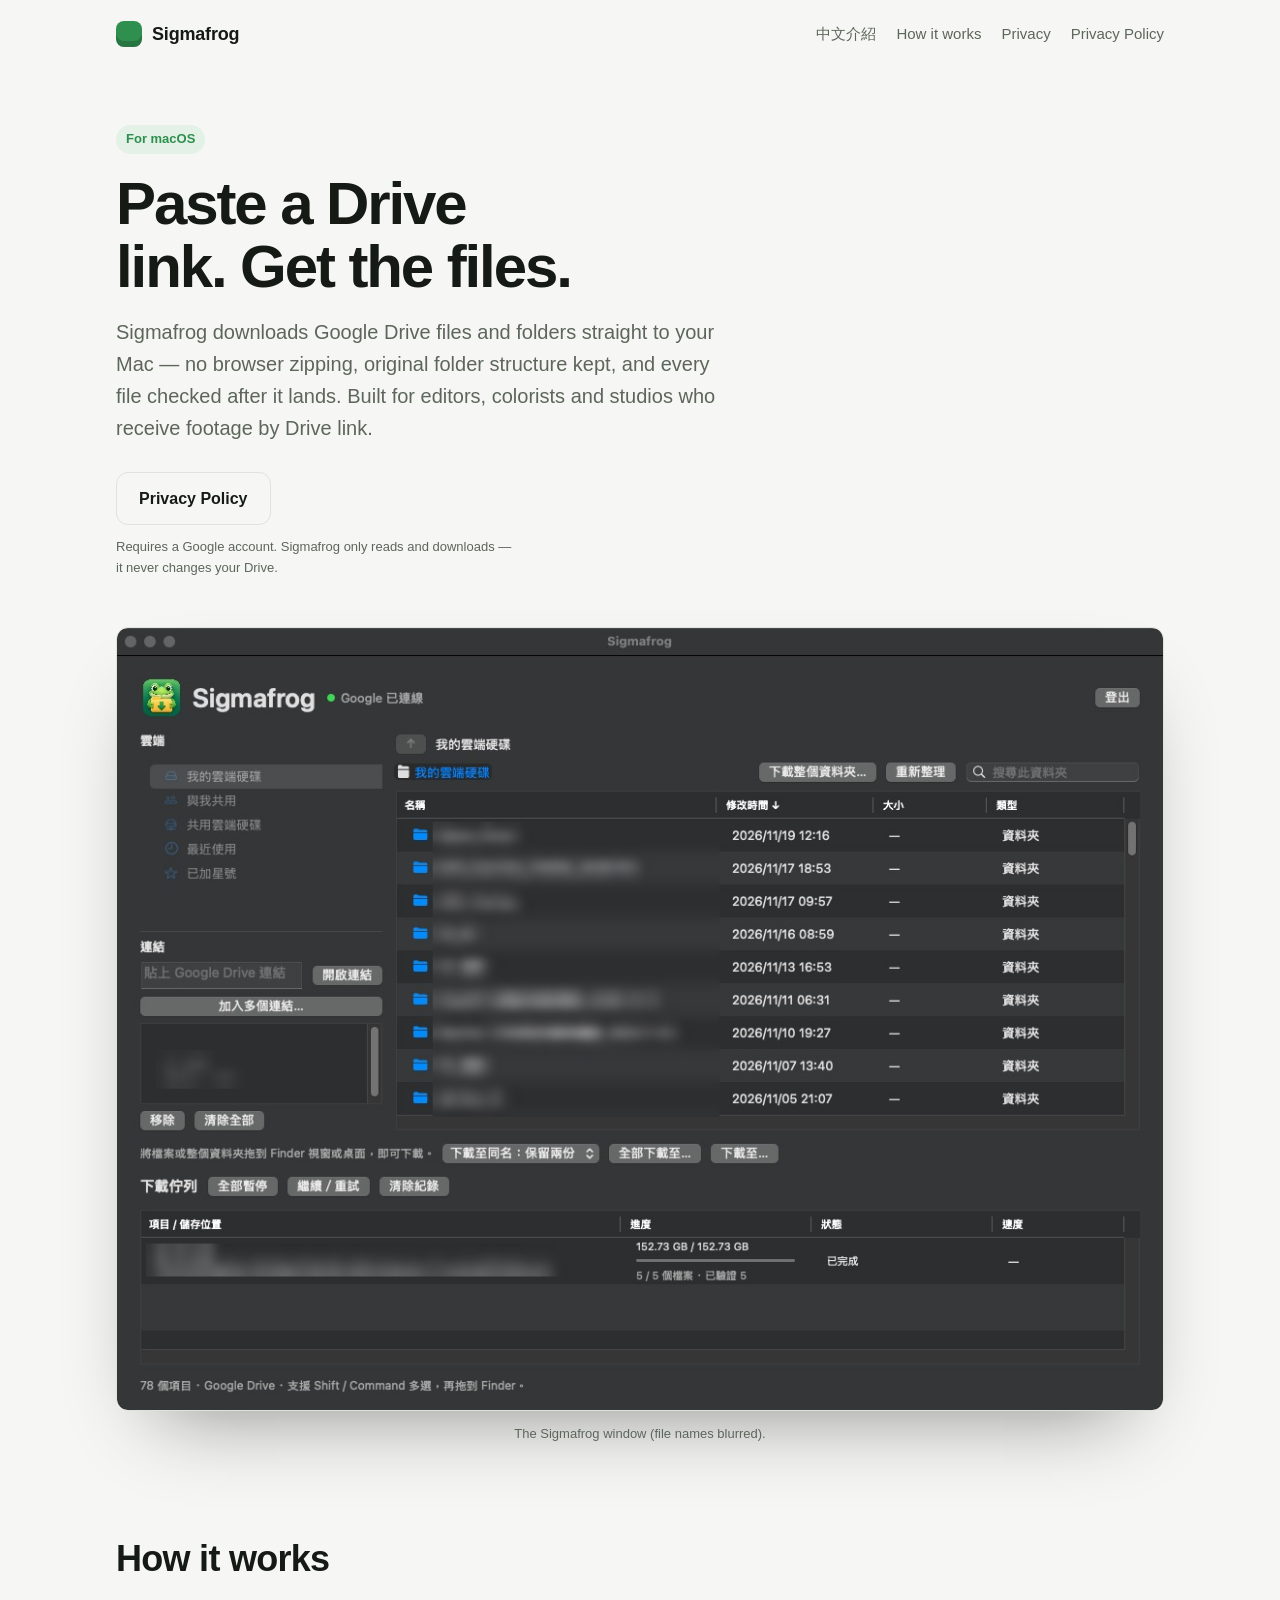
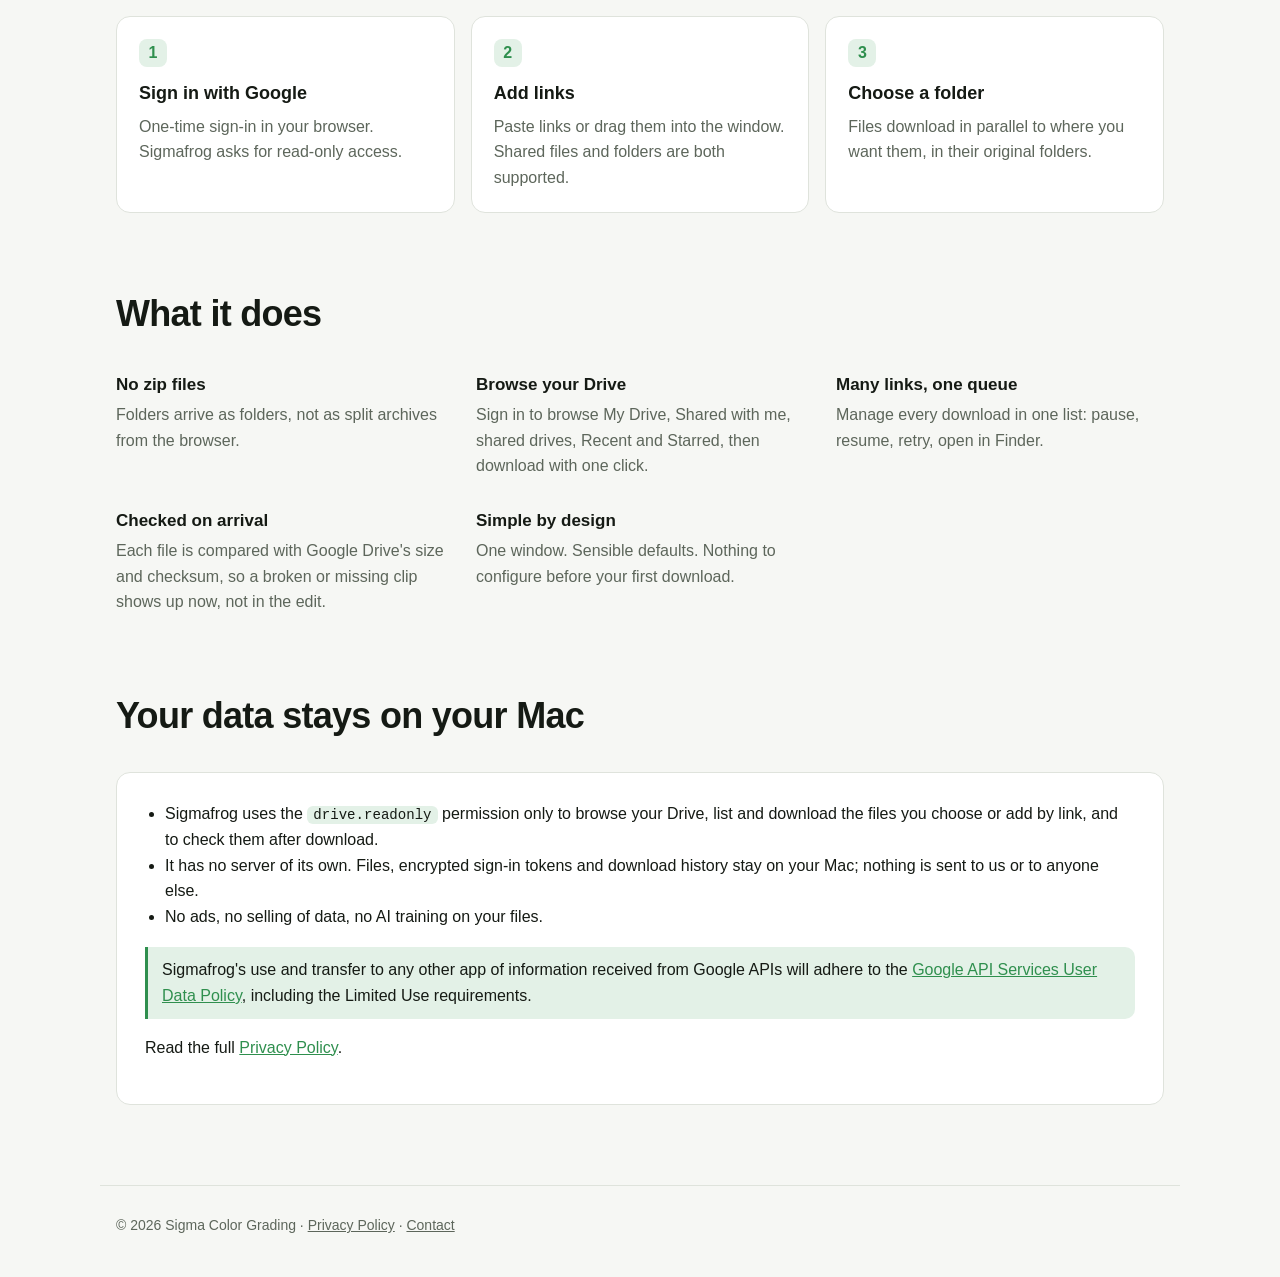
<file: index.html>
<!doctype html>
<html lang="en">
<head>
<meta charset="utf-8">
<meta name="viewport" content="width=device-width, initial-scale=1">
<title>Sigmafrog</title>
<meta name="description" content="Sigmafrog downloads Google Drive links to your Mac — no zipping, original folders kept, every file checked.">
<link rel="stylesheet" href="style.css">
</head>
<body>
<header class="bar">
  <a class="brand" href="index.html"><span class="mark" aria-hidden="true"></span>Sigmafrog</a>
  <nav><a href="intro.html">中文介紹</a><a href="#how">How it works</a><a href="#privacy">Privacy</a><a href="privacy.html">Privacy Policy</a></nav>
</header>

<section class="hero">
  <span class="eyebrow">For macOS</span>
  <h1>Paste a Drive link. Get the files.</h1>
  <p>Sigmafrog downloads Google Drive files and folders straight to your Mac — no browser zipping, original folder structure kept, and every file checked after it lands. Built for editors, colorists and studios who receive footage by Drive link.</p>
  <div class="cta">
    
    <a class="btn ghost" href="privacy.html">Privacy Policy</a>
  </div>
  <p class="note">Requires a Google account. Sigmafrog only reads and downloads — it never changes your Drive.</p>
</section>

<div class="window">
  <img src="img/window.png" width="1080" height="808" alt="Sigmafrog main window: cloud sources and links on the left, file list on the right, download queue below" style="display:block;width:100%;height:auto;border-radius:12px;border:1px solid var(--line);box-shadow:0 40px 80px -40px rgba(0,0,0,.45)">
  <p class="note" style="text-align:center;font-size:13px;color:var(--muted)">The Sigmafrog window (file names blurred).</p>
</div>

<section class="section" id="how">
  <h2>How it works</h2>
  <div class="steps">
    <div class="step"><h3>Sign in with Google</h3><p>One-time sign-in in your browser. Sigmafrog asks for read-only access.</p></div>
    <div class="step"><h3>Add links</h3><p>Paste links or drag them into the window. Shared files and folders are both supported.</p></div>
    <div class="step"><h3>Choose a folder</h3><p>Files download in parallel to where you want them, in their original folders.</p></div>
  </div>
</section>

<section class="section">
  <h2>What it does</h2>
  <div class="feats">
    <div><h3>No zip files</h3><p>Folders arrive as folders, not as split archives from the browser.</p></div>
    <div><h3>Browse your Drive</h3><p>Sign in to browse My Drive, Shared with me, shared drives, Recent and Starred, then download with one click.</p></div>
    <div><h3>Many links, one queue</h3><p>Manage every download in one list: pause, resume, retry, open in Finder.</p></div>
    <div><h3>Checked on arrival</h3><p>Each file is compared with Google Drive's size and checksum, so a broken or missing clip shows up now, not in the edit.</p></div>
    <div><h3>Simple by design</h3><p>One window. Sensible defaults. Nothing to configure before your first download.</p></div>
  </div>
</section>

<section class="section" id="privacy">
  <h2>Your data stays on your Mac</h2>
  <div class="privacy">
    <ul>
      <li>Sigmafrog uses the <code>drive.readonly</code> permission only to browse your Drive, list and download the files you choose or add by link, and to check them after download.</li>
      <li>It has no server of its own. Files, encrypted sign-in tokens and download history stay on your Mac; nothing is sent to us or to anyone else.</li>
      <li>No ads, no selling of data, no AI training on your files.</li>
    </ul>
    <p class="callout">Sigmafrog's use and transfer to any other app of information received from Google APIs will adhere to the <a href="https://developers.google.com/terms/api-services-user-data-policy">Google API Services User Data Policy</a>, including the Limited Use requirements.</p>
    <p>Read the full <a href="privacy.html">Privacy Policy</a>.</p>
  </div>
</section>

<footer class="foot">© 2026 Sigma Color Grading · <a href="privacy.html">Privacy Policy</a> · <a href="mailto:a241980241980@gmail.com">Contact</a></footer>
</body>
</html>
</file>
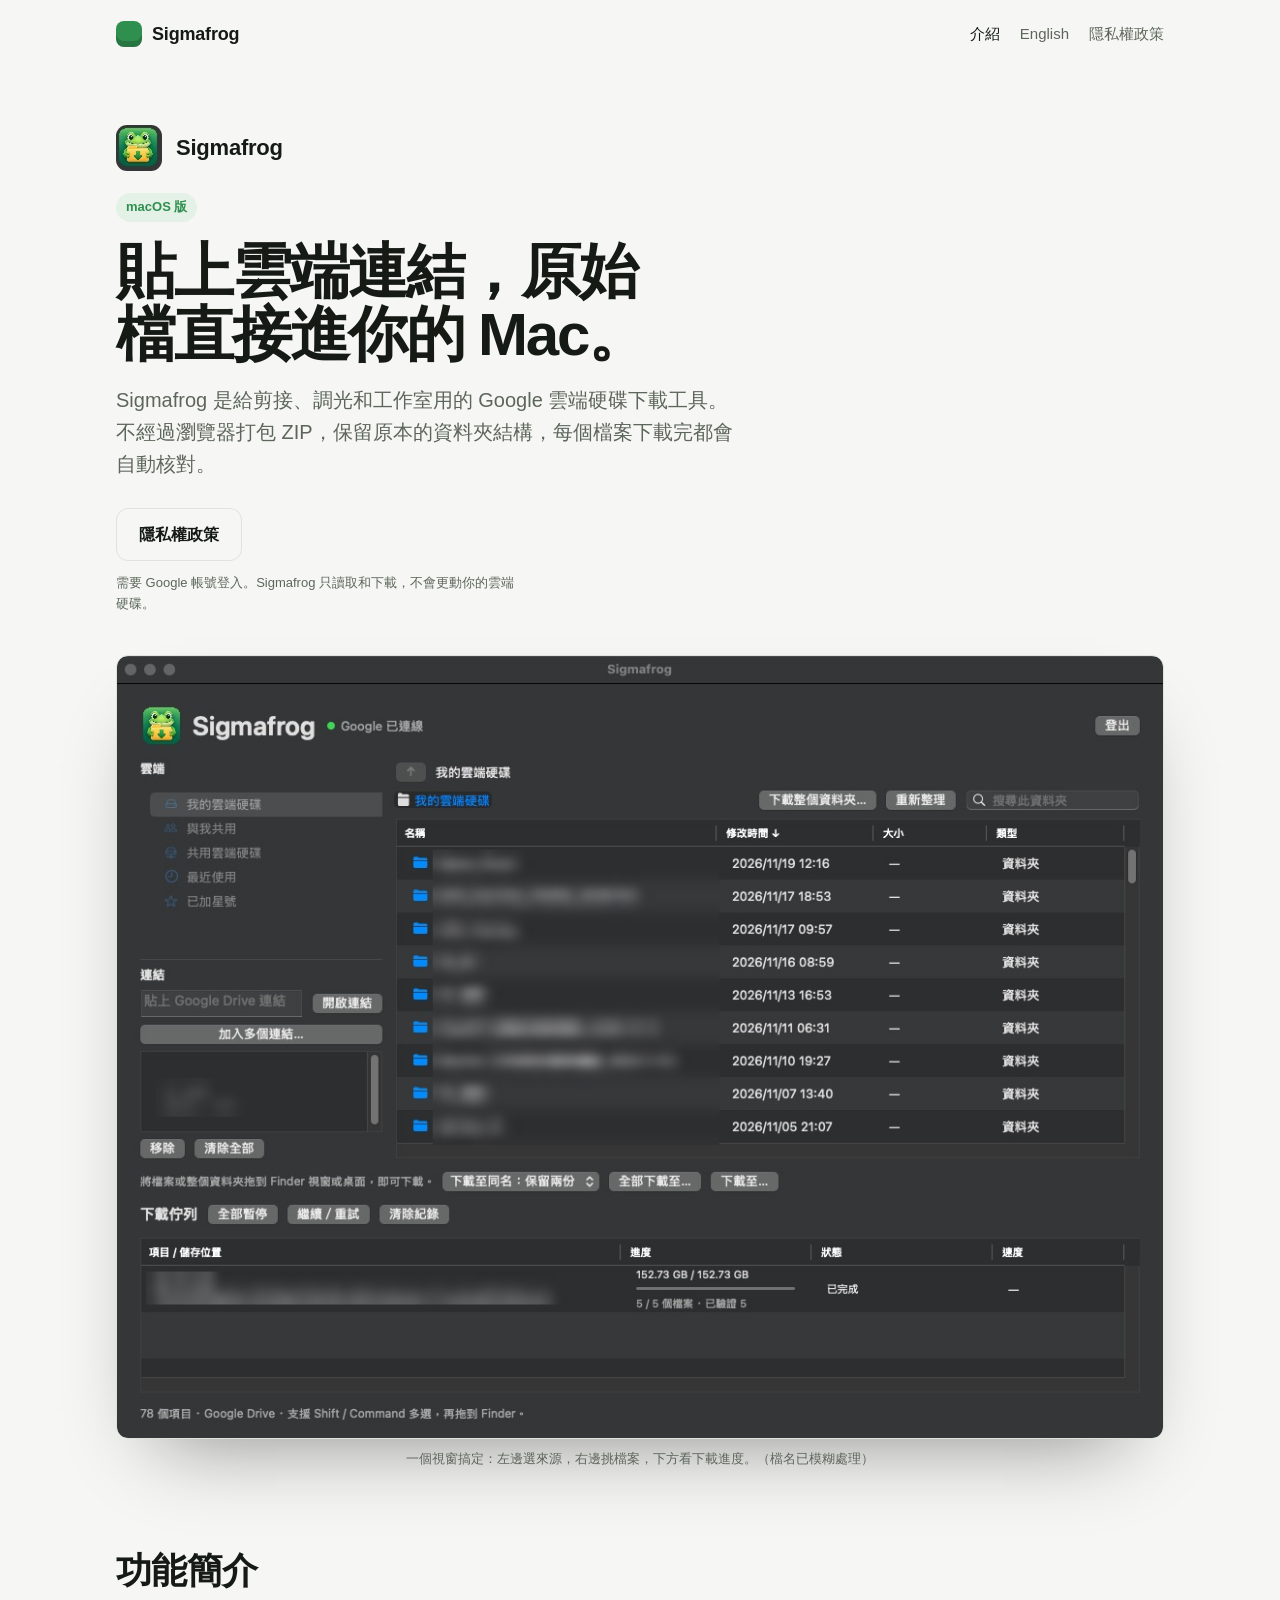
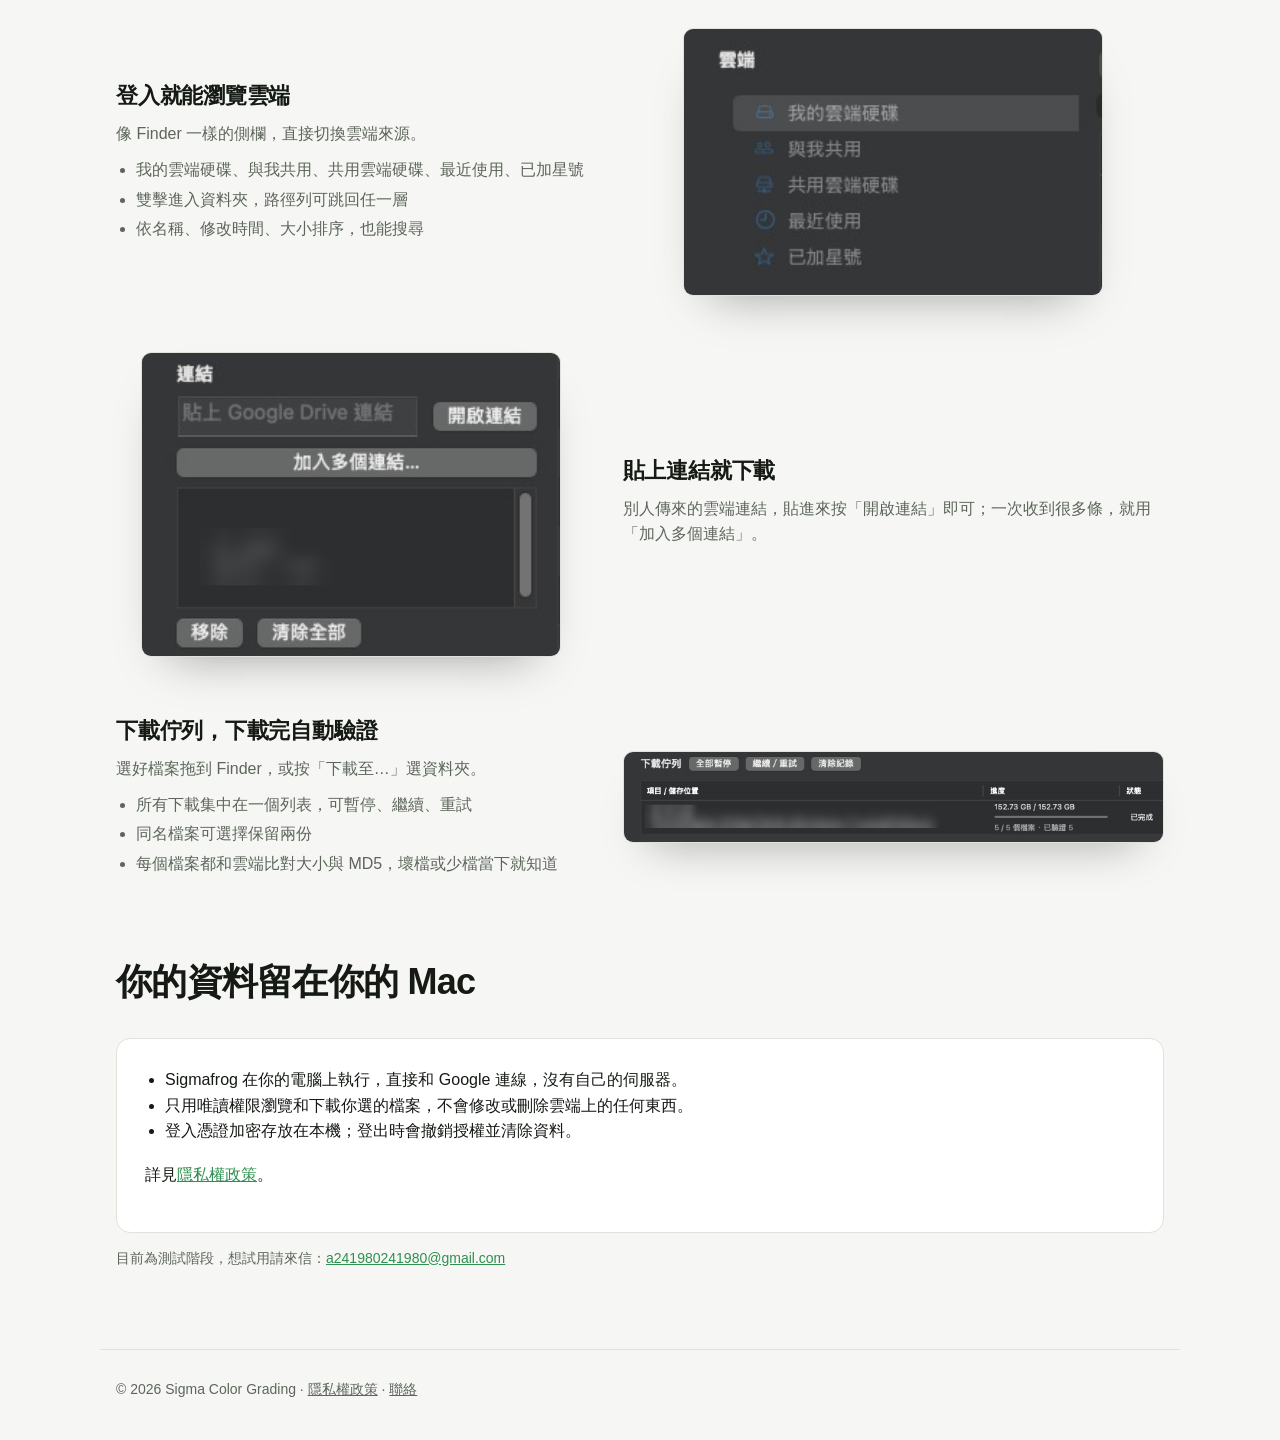
<file: intro.html>
<!doctype html>
<html lang="zh-Hant">
<head>
<meta charset="utf-8">
<meta name="viewport" content="width=device-width, initial-scale=1">
<title>Sigmafrog｜Google 雲端硬碟原始檔下載工具</title>
<meta name="description" content="Sigmafrog 是 macOS 上的 Google 雲端硬碟下載工具：登入就能瀏覽雲端，貼上連結就能下載，保留資料夾結構，下載後自動驗證。">
<link rel="stylesheet" href="style.css">
<style>
  .hero.zh h1{max-width:16ch}
  .app-id{display:flex;align-items:center;gap:14px;margin-bottom:22px}
  .app-id img{width:46px;height:46px;border-radius:11px}
  .app-id span{font-weight:700;font-size:22px;letter-spacing:-0.01em}
  .shot{max-width:var(--max);margin:0 auto;padding:0 16px}
  .shot img{display:block;width:100%;height:auto;border-radius:12px;border:1px solid var(--line);box-shadow:0 40px 80px -40px rgba(0,0,0,.45)}
  .shot figcaption,.tour figcaption{font-size:13px;color:var(--muted);margin-top:10px;text-align:center}
  .tour{display:grid;gap:56px}
  .tour figure{margin:0;display:grid;grid-template-columns:minmax(0,1fr) minmax(0,1.15fr);gap:36px;align-items:center}
  .tour figure:nth-child(even) .txt{order:2}
  .tour .pic img{display:block;width:min(100%,var(--w,420px));margin-inline:auto;height:auto;border-radius:10px;border:1px solid var(--line);box-shadow:0 24px 48px -28px rgba(0,0,0,.4)}
  .tour h3{font-size:22px;letter-spacing:-0.01em;margin:0 0 8px}
  .tour p{margin:0 0 10px;color:var(--muted)}
  .tour ul{margin:0;padding-left:20px;color:var(--muted)}
  .tour li{margin:4px 0}
  .status{font-size:14px;color:var(--muted)}
  @media (max-width:760px){
    .tour figure{grid-template-columns:1fr;gap:16px}
    .tour figure:nth-child(even) .txt{order:0}
  }
</style>
</head>
<body>
<header class="bar">
  <a class="brand" href="index.html"><span class="mark" aria-hidden="true"></span>Sigmafrog</a>
  <nav><a href="intro.html" aria-current="page">介紹</a><a href="index.html">English</a><a href="privacy.html">隱私權政策</a></nav>
</header>

<section class="hero zh">
  <div class="app-id"><img src="img/icon.png" alt=""><span>Sigmafrog</span></div>
  <span class="eyebrow">macOS 版</span>
  <h1>貼上雲端連結，原始檔直接進你的 Mac。</h1>
  <p>Sigmafrog 是給剪接、調光和工作室用的 Google 雲端硬碟下載工具。不經過瀏覽器打包 ZIP，保留原本的資料夾結構，每個檔案下載完都會自動核對。</p>
  <div class="cta"><a class="btn ghost" href="privacy.html">隱私權政策</a></div>
  <p class="note">需要 Google 帳號登入。Sigmafrog 只讀取和下載，不會更動你的雲端硬碟。</p>
</section>

<figure class="shot">
  <img src="img/window.png" width="1080" height="808" alt="Sigmafrog 主視窗：左側是雲端來源和連結，右側是檔案列表，下方是下載佇列">
  <figcaption>一個視窗搞定：左邊選來源，右邊挑檔案，下方看下載進度。（檔名已模糊處理）</figcaption>
</figure>

<section class="section">
  <h2>功能簡介</h2>
  <div class="tour">
    <figure>
      <div class="txt">
        <h3>登入就能瀏覽雲端</h3>
        <p>像 Finder 一樣的側欄，直接切換雲端來源。</p>
        <ul>
          <li>我的雲端硬碟、與我共用、共用雲端硬碟、最近使用、已加星號</li>
          <li>雙擊進入資料夾，路徑列可跳回任一層</li>
          <li>依名稱、修改時間、大小排序，也能搜尋</li>
        </ul>
      </div>
      <div class="pic"><img src="img/cloud.png" width="290" height="185" alt="雲端來源側欄"></div>
    </figure>
    <figure>
      <div class="txt">
        <h3>貼上連結就下載</h3>
        <p>別人傳來的雲端連結，貼進來按「開啟連結」即可；一次收到很多條，就用「加入多個連結」。</p>
      </div>
      <div class="pic"><img src="img/link.png" width="290" height="210" alt="連結輸入區"></div>
    </figure>
    <figure>
      <div class="txt">
        <h3>下載佇列，下載完自動驗證</h3>
        <p>選好檔案拖到 Finder，或按「下載至…」選資料夾。</p>
        <ul>
          <li>所有下載集中在一個列表，可暫停、繼續、重試</li>
          <li>同名檔案可選擇保留兩份</li>
          <li>每個檔案都和雲端比對大小與 MD5，壞檔或少檔當下就知道</li>
        </ul>
      </div>
      <div class="pic"><img src="img/queue.png" width="780" height="130" style="--w:780px" alt="下載佇列與驗證結果"></div>
    </figure>
  </div>
</section>

<section class="section">
  <h2>你的資料留在你的 Mac</h2>
  <div class="privacy">
    <ul>
      <li>Sigmafrog 在你的電腦上執行，直接和 Google 連線，沒有自己的伺服器。</li>
      <li>只用唯讀權限瀏覽和下載你選的檔案，不會修改或刪除雲端上的任何東西。</li>
      <li>登入憑證加密存放在本機；登出時會撤銷授權並清除資料。</li>
    </ul>
    <p>詳見<a href="privacy.html">隱私權政策</a>。</p>
  </div>
  <p class="status">目前為測試階段，想試用請來信：<a href="mailto:a241980241980@gmail.com">a241980241980@gmail.com</a></p>
</section>

<footer class="foot">© 2026 Sigma Color Grading · <a href="privacy.html">隱私權政策</a> · <a href="mailto:a241980241980@gmail.com">聯絡</a></footer>
</body>
</html>
</file>
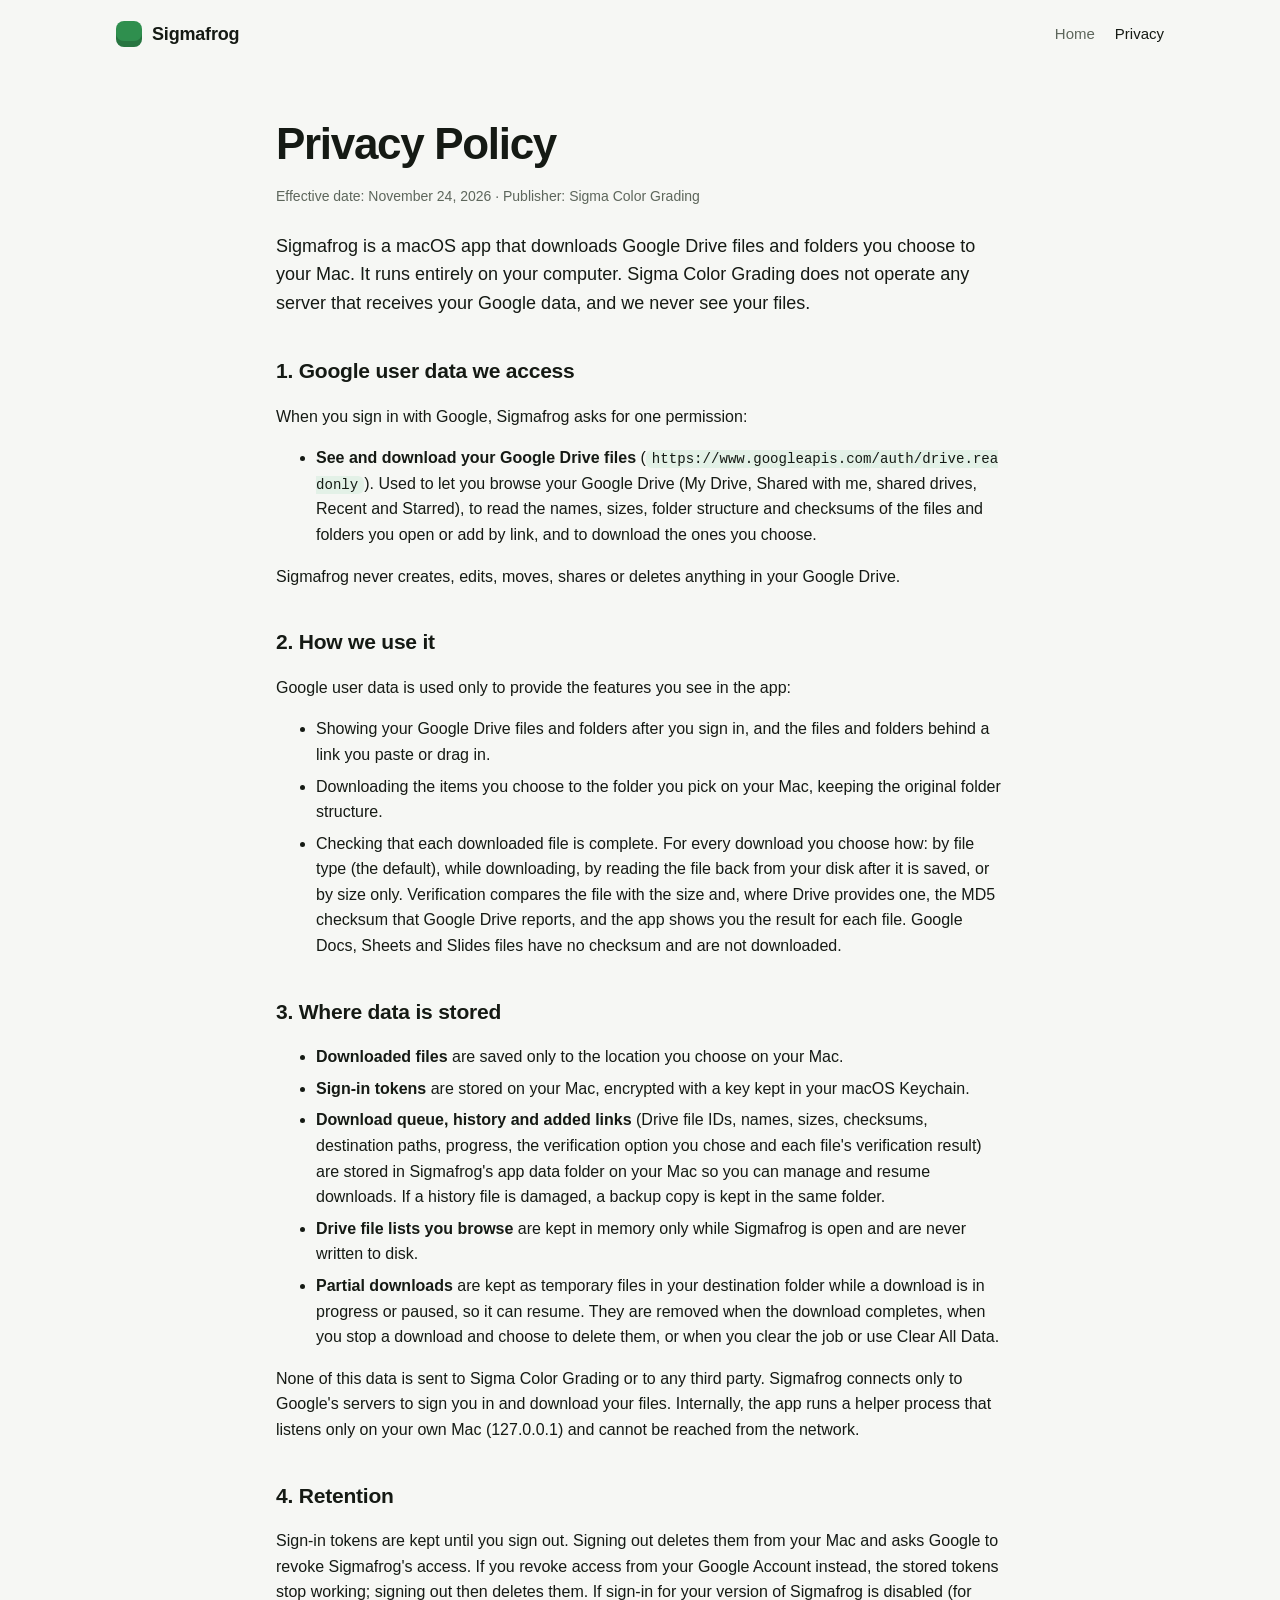
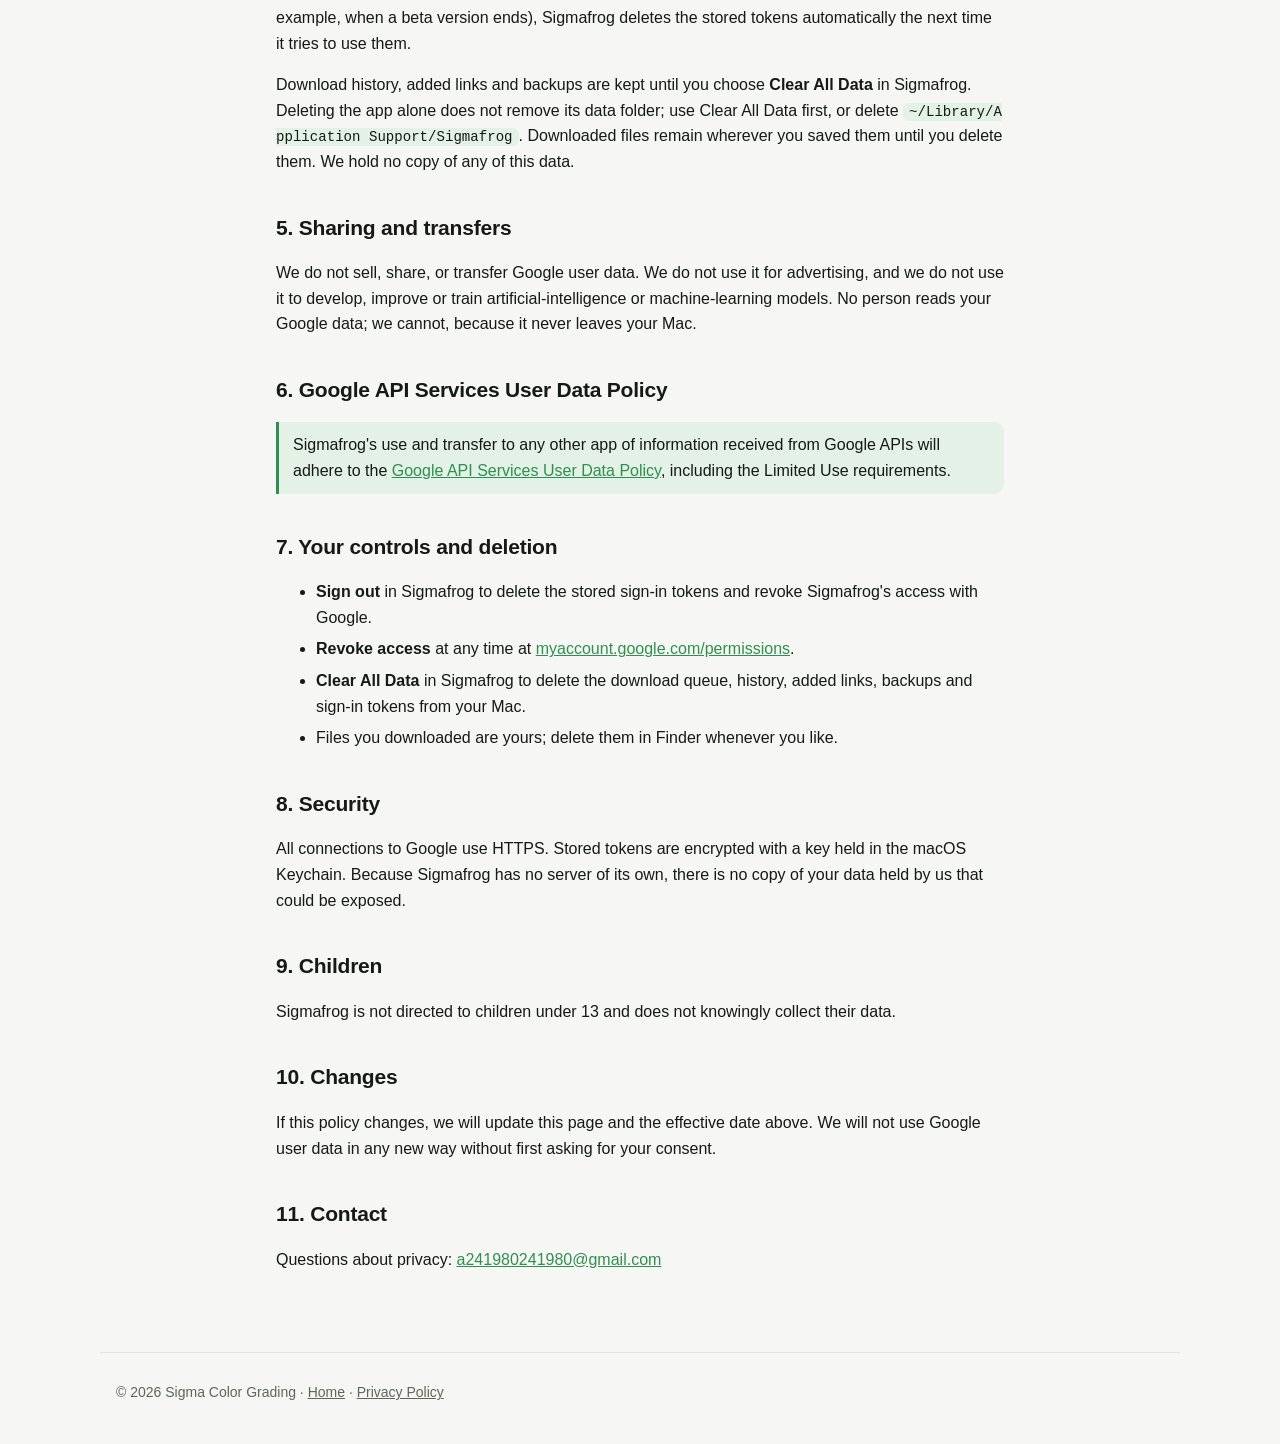
<file: privacy.html>
<!doctype html>
<html lang="en">
<head>
<meta charset="utf-8">
<meta name="viewport" content="width=device-width, initial-scale=1">
<title>Sigmafrog Privacy Policy</title>
<link rel="stylesheet" href="style.css">
</head>
<body class="doc">
<header class="bar">
  <a class="brand" href="index.html"><span class="mark" aria-hidden="true"></span>Sigmafrog</a>
  <nav><a href="index.html">Home</a><a href="privacy.html" aria-current="page">Privacy</a></nav>
</header>

<main class="prose">
<h1>Privacy Policy</h1>
<p class="meta">Effective date: November 24, 2026 · Publisher: Sigma Color Grading</p>

<p class="lead">Sigmafrog is a macOS app that downloads Google Drive files and folders you choose to your Mac. It runs entirely on your computer. Sigma Color Grading does not operate any server that receives your Google data, and we never see your files.</p>

<h2>1. Google user data we access</h2>
<p>When you sign in with Google, Sigmafrog asks for one permission:</p>
<ul>
  <li><strong>See and download your Google Drive files</strong> (<code>https://www.googleapis.com/auth/drive.readonly</code>). Used to let you browse your Google Drive (My Drive, Shared with me, shared drives, Recent and Starred), to read the names, sizes, folder structure and checksums of the files and folders you open or add by link, and to download the ones you choose.</li>
</ul>
<p>Sigmafrog never creates, edits, moves, shares or deletes anything in your Google Drive.</p>

<h2>2. How we use it</h2>
<p>Google user data is used only to provide the features you see in the app:</p>
<ul>
  <li>Showing your Google Drive files and folders after you sign in, and the files and folders behind a link you paste or drag in.</li>
  <li>Downloading the items you choose to the folder you pick on your Mac, keeping the original folder structure.</li>
  <li>Checking that each downloaded file is complete. For every download you choose how: by file type (the default), while downloading, by reading the file back from your disk after it is saved, or by size only. Verification compares the file with the size and, where Drive provides one, the MD5 checksum that Google Drive reports, and the app shows you the result for each file. Google Docs, Sheets and Slides files have no checksum and are not downloaded.</li>
</ul>

<h2>3. Where data is stored</h2>
<ul>
  <li><strong>Downloaded files</strong> are saved only to the location you choose on your Mac.</li>
  <li><strong>Sign-in tokens</strong> are stored on your Mac, encrypted with a key kept in your macOS Keychain.</li>
  <li><strong>Download queue, history and added links</strong> (Drive file IDs, names, sizes, checksums, destination paths, progress, the verification option you chose and each file's verification result) are stored in Sigmafrog's app data folder on your Mac so you can manage and resume downloads. If a history file is damaged, a backup copy is kept in the same folder.</li>
  <li><strong>Drive file lists you browse</strong> are kept in memory only while Sigmafrog is open and are never written to disk.</li>
  <li><strong>Partial downloads</strong> are kept as temporary files in your destination folder while a download is in progress or paused, so it can resume. They are removed when the download completes, when you stop a download and choose to delete them, or when you clear the job or use Clear All Data.</li>
</ul>
<p>None of this data is sent to Sigma Color Grading or to any third party. Sigmafrog connects only to Google's servers to sign you in and download your files. Internally, the app runs a helper process that listens only on your own Mac (127.0.0.1) and cannot be reached from the network.</p>

<h2>4. Retention</h2>
<p>Sign-in tokens are kept until you sign out. Signing out deletes them from your Mac and asks Google to revoke Sigmafrog's access. If you revoke access from your Google Account instead, the stored tokens stop working; signing out then deletes them. If sign-in for your version of Sigmafrog is disabled (for example, when a beta version ends), Sigmafrog deletes the stored tokens automatically the next time it tries to use them.</p>
<p>Download history, added links and backups are kept until you choose <strong>Clear All Data</strong> in Sigmafrog. Deleting the app alone does not remove its data folder; use Clear All Data first, or delete <code>~/Library/Application Support/Sigmafrog</code>. Downloaded files remain wherever you saved them until you delete them. We hold no copy of any of this data.</p>

<h2>5. Sharing and transfers</h2>
<p>We do not sell, share, or transfer Google user data. We do not use it for advertising, and we do not use it to develop, improve or train artificial-intelligence or machine-learning models. No person reads your Google data; we cannot, because it never leaves your Mac.</p>

<h2 id="limited-use">6. Google API Services User Data Policy</h2>
<p class="callout">Sigmafrog's use and transfer to any other app of information received from Google APIs will adhere to the <a href="https://developers.google.com/terms/api-services-user-data-policy">Google API Services User Data Policy</a>, including the Limited Use requirements.</p>

<h2>7. Your controls and deletion</h2>
<ul>
  <li><strong>Sign out</strong> in Sigmafrog to delete the stored sign-in tokens and revoke Sigmafrog's access with Google.</li>
  <li><strong>Revoke access</strong> at any time at <a href="https://myaccount.google.com/permissions">myaccount.google.com/permissions</a>.</li>
  <li><strong>Clear All Data</strong> in Sigmafrog to delete the download queue, history, added links, backups and sign-in tokens from your Mac.</li>
  <li>Files you downloaded are yours; delete them in Finder whenever you like.</li>
</ul>

<h2>8. Security</h2>
<p>All connections to Google use HTTPS. Stored tokens are encrypted with a key held in the macOS Keychain. Because Sigmafrog has no server of its own, there is no copy of your data held by us that could be exposed.</p>

<h2>9. Children</h2>
<p>Sigmafrog is not directed to children under 13 and does not knowingly collect their data.</p>

<h2>10. Changes</h2>
<p>If this policy changes, we will update this page and the effective date above. We will not use Google user data in any new way without first asking for your consent.</p>

<h2>11. Contact</h2>
<p>Questions about privacy: <a href="mailto:a241980241980@gmail.com">a241980241980@gmail.com</a></p>
</main>

<footer class="foot">© 2026 Sigma Color Grading · <a href="index.html">Home</a> · <a href="privacy.html">Privacy Policy</a></footer>
</body>
</html>
</file>
<file: style.css>
:root{
  --bg:#f6f7f4; --surface:#ffffff; --ink:#151a14; --muted:#5d665b; --line:#dfe3dc;
  --accent:#2f8f4e; --accent-ink:#ffffff; --accent-soft:#e3f1e7;
  --radius:14px; --max:1080px;
  --sans:-apple-system,BlinkMacSystemFont,"SF Pro Text","Helvetica Neue","PingFang TC",sans-serif;
  --mono:"SF Mono",ui-monospace,Menlo,monospace;
}
@media (prefers-color-scheme: dark){
  :root{ --bg:#0f120f; --surface:#171b17; --ink:#e9ede7; --muted:#9aa597; --line:#2a312a;
         --accent:#5cc27f; --accent-ink:#0b120d; --accent-soft:#1b2a1f; }
}
*{box-sizing:border-box}
html{-webkit-text-size-adjust:100%}
body{margin:0;background:var(--bg);color:var(--ink);font:16px/1.6 var(--sans)}
a{color:var(--accent)}
code{font:0.88em var(--mono);background:var(--accent-soft);padding:1px 6px;border-radius:6px;word-break:break-all}

.bar{max-width:var(--max);margin:0 auto;padding:20px 16px;display:flex;align-items:center;justify-content:space-between;gap:16px}
.brand{display:flex;align-items:center;gap:10px;font-weight:700;font-size:18px;color:var(--ink);text-decoration:none;letter-spacing:-0.01em}
.mark{width:26px;height:26px;border-radius:8px;background:var(--accent);box-shadow:inset 0 -6px 0 rgba(0,0,0,.18)}
.bar nav{display:flex;gap:20px}
.bar nav a{color:var(--muted);text-decoration:none;font-size:15px}
.bar nav a[aria-current]{color:var(--ink)}

.hero{max-width:var(--max);margin:0 auto;padding:56px 16px 40px}
.eyebrow{display:inline-block;font-size:13px;font-weight:600;color:var(--accent);background:var(--accent-soft);padding:4px 10px;border-radius:999px;margin-bottom:18px}
.hero h1{font-size:clamp(34px,6vw,60px);line-height:1.05;letter-spacing:-0.035em;margin:0 0 18px;max-width:14ch}
.hero p{font-size:clamp(17px,2.2vw,20px);color:var(--muted);max-width:56ch;margin:0 0 28px}
.cta{display:flex;flex-wrap:wrap;gap:12px;align-items:center}
.btn{display:inline-block;padding:13px 22px;border-radius:12px;background:var(--accent);color:var(--accent-ink);font-weight:600;text-decoration:none}
.btn.ghost{background:transparent;color:var(--ink);border:1px solid var(--line)}
.hero .note{font-size:13px;color:var(--muted);margin:12px 0 0}

.window{max-width:var(--max);margin:8px auto 0;padding:0 16px}
.win{background:var(--surface);border:1px solid var(--line);border-radius:var(--radius);overflow:hidden;box-shadow:0 30px 60px -30px rgba(0,0,0,.25)}
.win-top{display:flex;gap:7px;padding:12px 14px;border-bottom:1px solid var(--line)}
.win-top i{width:11px;height:11px;border-radius:50%;background:var(--line)}
.drop{margin:18px;border:1.5px dashed var(--line);border-radius:12px;padding:18px;color:var(--muted);font-size:15px;text-align:center}
.rows{padding:0 18px 18px}
.row{display:grid;grid-template-columns:1fr auto;gap:12px;align-items:center;padding:12px 0;border-top:1px solid var(--line);font-size:14px}
.row b{font-weight:600}
.bar-p{height:6px;border-radius:6px;background:var(--line);margin-top:6px;overflow:hidden}
.bar-p span{display:block;height:100%;background:var(--accent)}
.ok{color:var(--accent);font-weight:600}

.section{max-width:var(--max);margin:0 auto;padding:72px 16px 0}
.section h2{font-size:clamp(26px,3.5vw,36px);letter-spacing:-0.02em;margin:0 0 28px}
.steps{display:grid;grid-template-columns:repeat(auto-fit,minmax(240px,1fr));gap:16px;counter-reset:s}
.step{background:var(--surface);border:1px solid var(--line);border-radius:var(--radius);padding:22px}
.step::before{counter-increment:s;content:counter(s);display:inline-grid;place-items:center;width:28px;height:28px;border-radius:8px;background:var(--accent-soft);color:var(--accent);font-weight:700;margin-bottom:12px}
.step h3{margin:0 0 6px;font-size:18px}
.step p{margin:0;color:var(--muted)}
.feats{display:grid;grid-template-columns:repeat(auto-fit,minmax(260px,1fr));gap:28px 32px}
.feats h3{margin:0 0 4px;font-size:17px}
.feats p{margin:0;color:var(--muted)}
.privacy{background:var(--surface);border:1px solid var(--line);border-radius:var(--radius);padding:28px}
.privacy ul{margin:0 0 18px;padding-left:20px}
.callout{border-left:3px solid var(--accent);padding:10px 14px;background:var(--accent-soft);border-radius:0 10px 10px 0}

.foot{max-width:var(--max);margin:80px auto 0;padding:28px 16px 40px;border-top:1px solid var(--line);color:var(--muted);font-size:14px}
.foot a{color:var(--muted)}

.doc .prose{max-width:760px;margin:0 auto;padding:24px 16px 0}
.prose h1{font-size:clamp(30px,5vw,44px);letter-spacing:-0.03em;margin:16px 0 6px}
.prose .meta{color:var(--muted);font-size:14px;margin:0 0 24px}
.prose .lead{font-size:18px}
.prose h2{font-size:21px;margin:36px 0 10px;letter-spacing:-0.01em}
.prose li{margin:6px 0}
</file>
